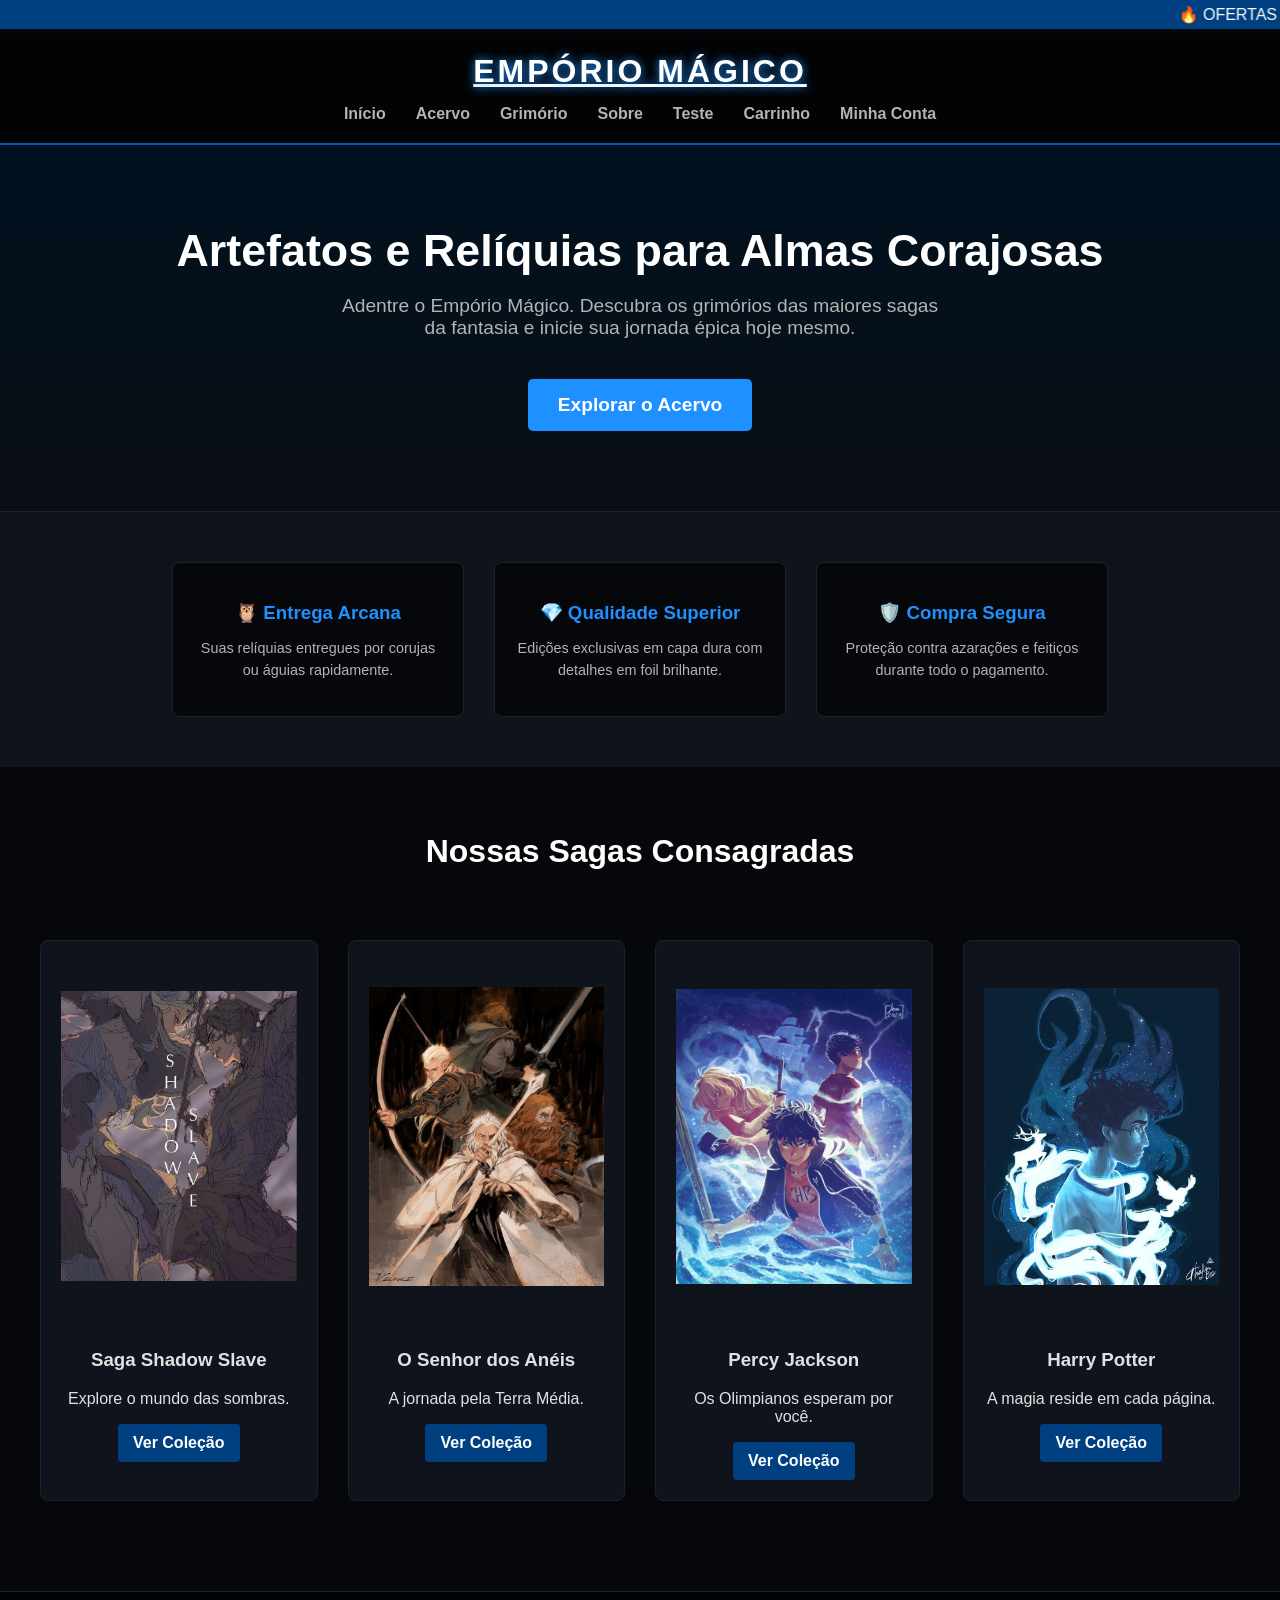
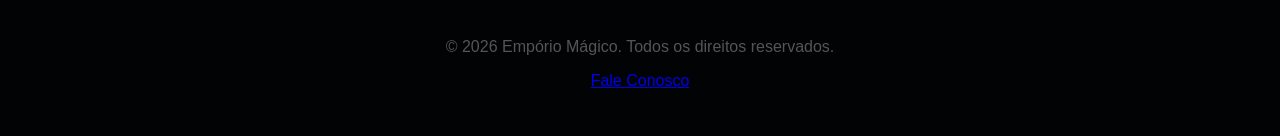
<file: index.html>
<!DOCTYPE html>
<!-- estrutura basica exigida no pdf 2 -->
<html lang="pt-br">
<head>
    <meta charset="utf-8">
    <title>O Grande Salão | Empório Mágico</title>
    <link rel="stylesheet" href="css/style.css">
</head>
<body>

    <!-- tag marquee com bgcolor e tag font face do pdf 3 -->
    <marquee bgcolor="#004080" style="color: white; padding: 5px;">
        <font face="Arial">🔥 OFERTAS DE INVERNO: Livros de Pyromancia com 20% de desconto usando pergaminhos promocionais! 🔥</font>
    </marquee>

    <!-- tag semantica header cobrada no html5 (pdf 8) -->
    <header>
        <div class="logo">
            <!-- tag u (underline) pra formatacao fisica do pdf 3 -->
            <h1><u>Empório Mágico</u></h1>
        </div>
        <!-- tag nav pra menu de navegacao (pdf 8) -->
        <nav>
            <ul>
                <!-- links com href pra navegacao interna (pdf 4) -->
                <li><a href="index.html">Início</a></li>
                <li><a href="html/catalogo.html">Acervo</a></li>
                <li><a href="html/glossario.html">Grimório</a></li>
                <li><a href="html/sobre.html">Sobre</a></li>
                <li><a href="html/teste.html">Teste</a></li>
                <li><a href="html/carrinho.html">Carrinho</a></li>
                <li><a href="html/cadastro.html">Minha Conta</a></li>
            </ul>
        </nav>
    </header>

    <!-- tag main pra englobar o conteudo principal (pdf 8) -->
    <main>
        <!-- tag section dividindo os blocos da pagina (pdf 8) -->
        <section class="hero-banner">
            <div class="hero-conteudo">
                <h2>Artefatos e Relíquias para Almas Corajosas</h2>
                <p>Adentre o Empório Mágico. Descubra os grimórios das maiores sagas da fantasia e inicie sua jornada épica hoje mesmo.</p>
                <a href="html/catalogo.html" class="botao-hero">Explorar o Acervo</a>
            </div>
        </section>

        <section class="diferenciais">
            <div class="beneficio">
                <h3>🦉 Entrega Arcana</h3>
                <p>Suas relíquias entregues por corujas ou águias rapidamente.</p>
            </div>
            <div class="beneficio">
                <h3>💎 Qualidade Superior</h3>
                <p>Edições exclusivas em capa dura com detalhes em foil brilhante.</p>
            </div>
            <div class="beneficio">
                <h3>🛡️ Compra Segura</h3>
                <p>Proteção contra azarações e feitiços durante todo o pagamento.</p>
            </div>
        </section>

        <section class="destaques">
            <h2 class="titulo-secao">Nossas Sagas Consagradas</h2>
            
            <div class="grid-sagas">
                <div class="card-saga">
                    <!-- tag img com atributo alt pra acessibilidade (pdf 4) -->
                    <img src="IMG/SAGAS/SS.jpg" alt="Saga Shadow Slave" class="imagem-placeholder">
                    <h3>Saga Shadow Slave</h3>
                    <p>Explore o mundo das sombras.</p>
                    <!-- uso de ancora no link com a hashtag (pdf 4) -->
                    <a href="html/catalogo.html#shadow-slave" class="botao">Ver Coleção</a>
                </div>

                <div class="card-saga">
                    <img src="IMG/SAGAS/rings saga.jpg" alt="O Senhor dos Anéis" class="imagem-placeholder">
                    <h3>O Senhor dos Anéis</h3>
                    <p>A jornada pela Terra Média.</p>
                    <a href="html/catalogo.html#lord-of-the-rings" class="botao">Ver Coleção</a>
                </div>

                <div class="card-saga">
                    <img src="IMG/SAGAS/percy SAGA.jpg" alt="Saga Percy Jackson" class="imagem-placeholder">
                    <h3>Percy Jackson</h3>
                    <p>Os Olimpianos esperam por você.</p>
                    <a href="html/catalogo.html#percy-jackson" class="botao">Ver Coleção</a>
                </div>

                <div class="card-saga">
                    <img src="IMG/SAGAS/harry  saga.jpg" alt="Saga Harry Potter" class="imagem-placeholder">
                    <h3>Harry Potter</h3>
                    <p>A magia reside em cada página.</p>
                    <a href="html/catalogo.html#harry-potter" class="botao">Ver Coleção</a>
                </div>
            </div>
        </section>
    </main>

    <!-- tag footer do html5 (pdf 8) -->
    <footer>
        <p>&copy; 2026 Empório Mágico. Todos os direitos reservados.</p>
        <p><a href="html/contato.html">Fale Conosco</a></p>
    </footer>

</body>
</html>
</file>
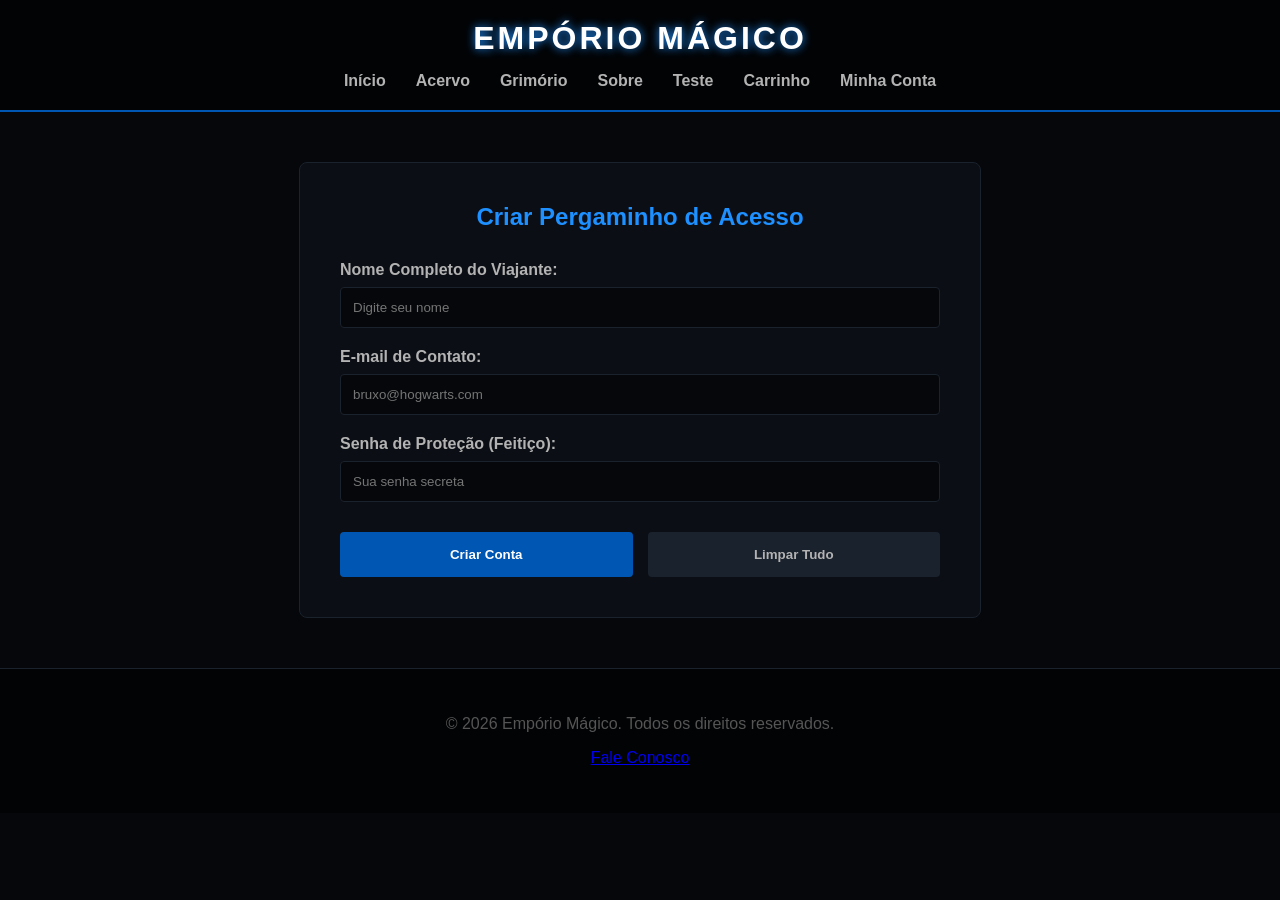
<file: html/cadastro.html>
<!DOCTYPE html>
<html lang="pt-br">
<head>
    <meta charset="utf-8">
    <title>Minha Conta | Empório Mágico</title>
    <link rel="stylesheet" href="../css/style.css">
</head>
<body>

    <header>
        <div class="logo">
            <h1>Empório Mágico</h1>
        </div>
        <nav>
            <ul>
                <li><a href="../index.html">Início</a></li>
                <li><a href="catalogo.html">Acervo</a></li>
                <li><a href="glossario.html">Grimório</a></li>
                <li><a href="sobre.html">Sobre</a></li>
                <li><a href="teste.html">Teste</a></li>
                <li><a href="carrinho.html">Carrinho</a></li>
                <li><a href="cadastro.html">Minha Conta</a></li>
            </ul>
        </nav>
    </header>

    <main class="container-form">
        <h2>Criar Pergaminho de Acesso</h2>
        
        <!-- form basico do pdf 7 -->
        <form action="../index.html" method="get">
            
            <!-- input text padrao pra string -->
            <label>Nome Completo do Viajante:</label>
            <input type="text" name="nome" required placeholder="Digite seu nome">

            <!-- input email q ja faz a validacao automatica do @ (pdf 7) -->
            <label>E-mail de Contato:</label>
            <input type="email" name="email" required placeholder="bruxo@hogwarts.com">

            <!-- input password q oculta os caracteres digitados -->
            <label>Senha de Proteção (Feitiço):</label>
            <input type="password" name="senha" required placeholder="Sua senha secreta">

            <div class="botoes-form">
                <!-- botoes submit e reset q o prof exigiu -->
                <input type="submit" value="Criar Conta">
                <input type="reset" value="Limpar Tudo">
            </div>
        </form>
    </main>

    <footer>
        <p>&copy; 2026 Empório Mágico. Todos os direitos reservados.</p>
        <p><a href="contato.html">Fale Conosco</a></p>
    </footer>

</body>
</html>
</file>
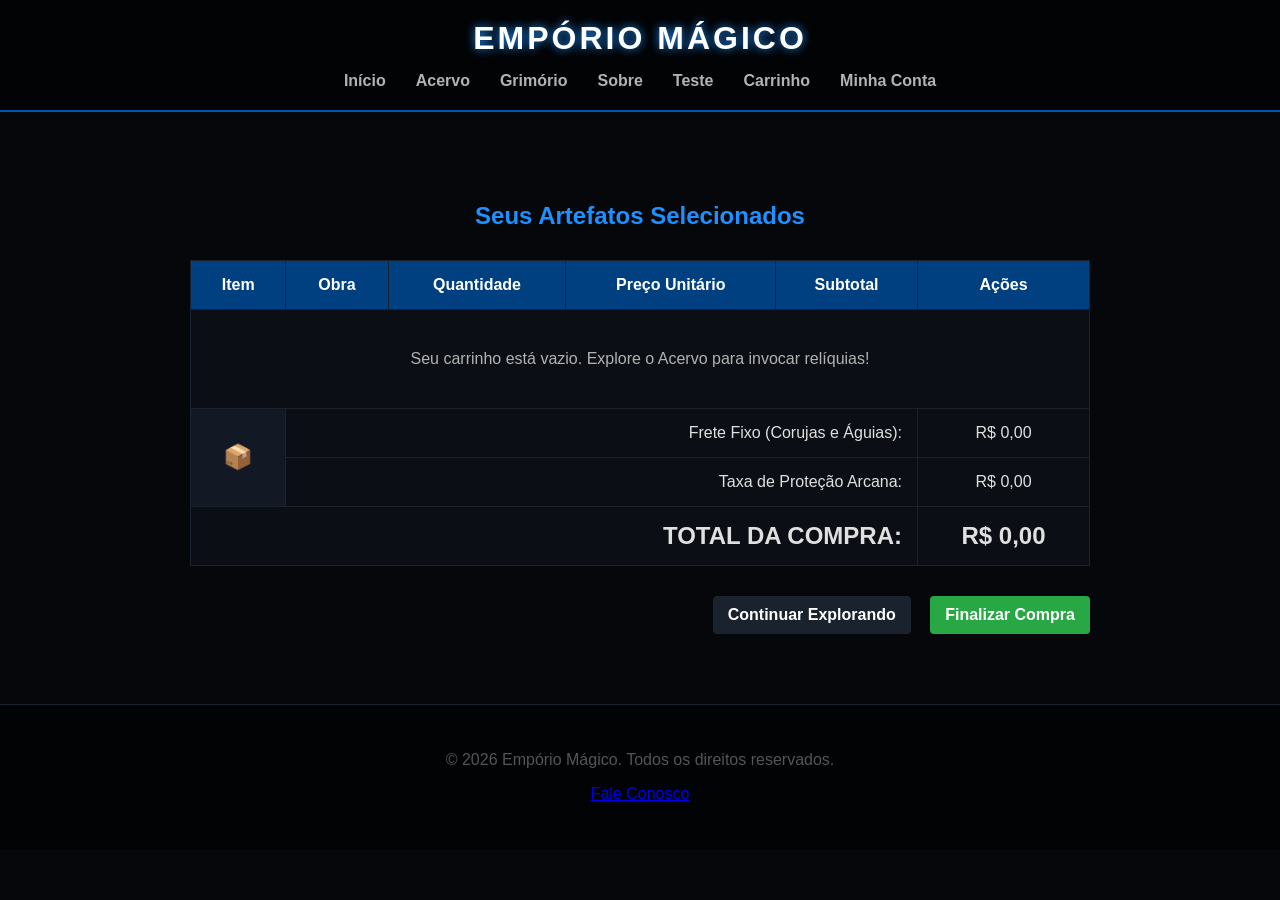
<file: html/carrinho.html>
<!DOCTYPE html>
<html lang="pt-br">
<head>
    <meta charset="utf-8">
    <title>Seu Carrinho | Empório Mágico</title>
    <link rel="stylesheet" href="../css/style.css">
</head>
<body>

    <!-- tag semantica header do pdf 8 -->
    <header>
        <div class="logo">
            <h1>Empório Mágico</h1>
        </div>
        <nav>
            <ul>
                <li><a href="../index.html">Início</a></li>
                <li><a href="catalogo.html">Acervo</a></li>
                <li><a href="glossario.html">Grimório</a></li>
                <li><a href="sobre.html">Sobre</a></li>
                <li><a href="teste.html">Teste</a></li>
                <li><a href="carrinho.html">Carrinho</a></li>
                <li><a href="cadastro.html">Minha Conta</a></li>
            </ul>
        </nav>
    </header>

    <main class="container-carrinho">
        <h2 style="color: #1e90ff; text-align: center; margin-bottom: 30px;">Seus Artefatos Selecionados</h2>

        <!-- inicio da tabela avancada usando os atributos do pdf 6 -->
        <table class="tabela-carrinho" border="1" width="100%">
            <!-- thead para o cabecalho -->
            <thead>
                <tr>
                    <th>Item</th>
                    <th>Obra</th>
                    <th>Quantidade</th>
                    <th>Preço Unitário</th>
                    <th>Subtotal</th>
                    <th>Ações</th>
                </tr>
            </thead>
            
            <!-- tbody para o corpo de dados -->
            <tbody id="corpo-carrinho">
                <!-- conteudo gerado dinamicamente -->
            </tbody>

            <!-- tfoot para o rodape exigido na aula -->
            <tfoot id="rodape-carrinho">
                <tr>
                    <!-- rowspan do pdf 6 pra juntar a caixa em duas linhas verticais -->
                    <td rowspan="2" align="center" valign="middle" style="background-color: #121924; font-size: 24px;">📦</td>
                    <!-- colspan pra juntar as colunas da direita pra caber o texto de frete -->
                    <td colspan="4" align="right" valign="middle">Frete Fixo (Corujas e Águias):</td>
                    <td align="center" valign="middle" id="valor-frete">R$ 0,00</td>
                </tr>
                <tr>
                    <td colspan="4" align="right" valign="middle">Taxa de Proteção Arcana:</td>
                    <td align="center" valign="middle" id="valor-taxa">R$ 0,00</td>
                </tr>
                <tr>
                    <td colspan="5" align="right" class="total-carrinho">TOTAL DA COMPRA:</td>
                    <td align="center" class="total-carrinho" id="total-compra">R$ 0,00</td>
                </tr>
            </tfoot>
        </table>

        <div style="text-align: right; margin-top: 30px;">
            <a href="catalogo.html" class="botao" style="background-color: #1a222d; margin-right: 15px;">Continuar Explorando</a>
            <a href="pagamento.html" class="botao" style="background-color: #28a745;" onclick="verificarCheckout(event)">Finalizar Compra</a>
        </div>
    </main>

    <!-- tag semantica footer do pdf 8 -->
    <footer>
        <p>&copy; 2026 Empório Mágico. Todos os direitos reservados.</p>
        <p><a href="contato.html">Fale Conosco</a></p>
    </footer>

    <script src="../js/script.js"></script>
</body>
</html>
</file>
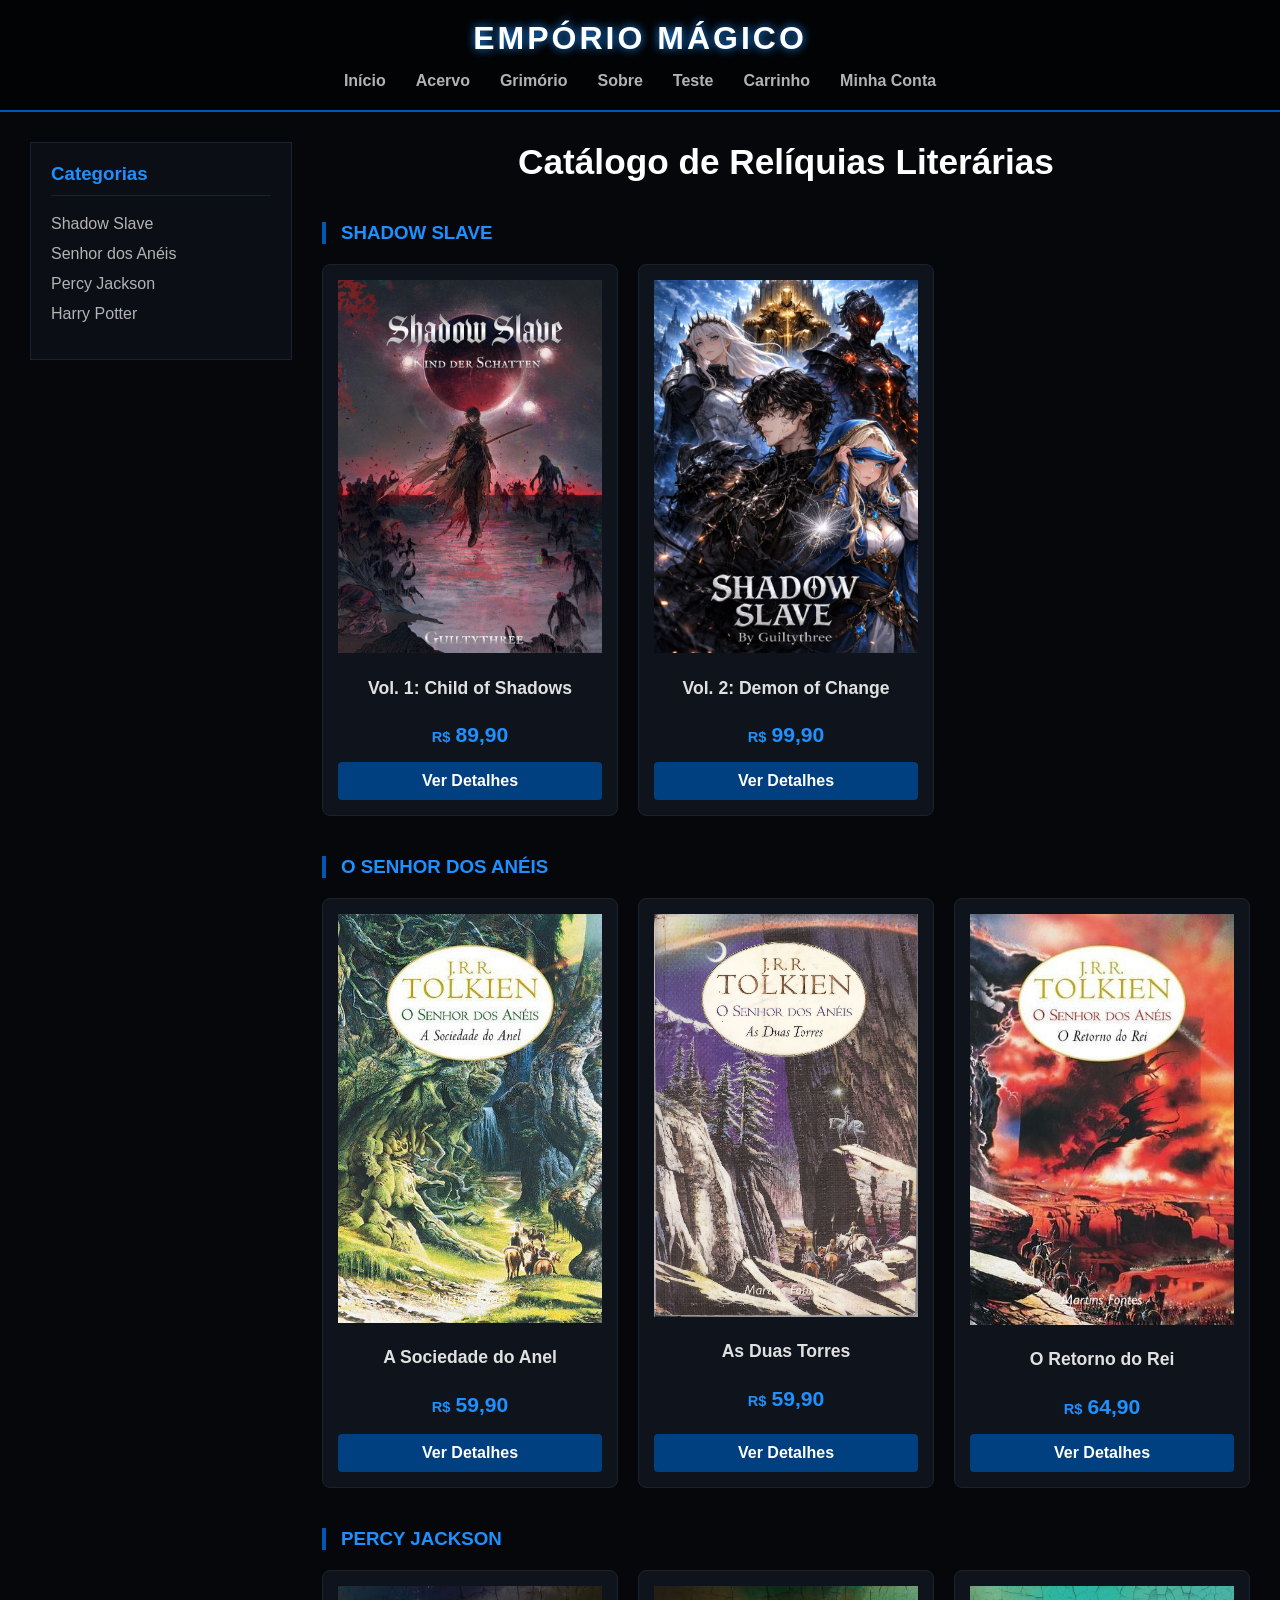
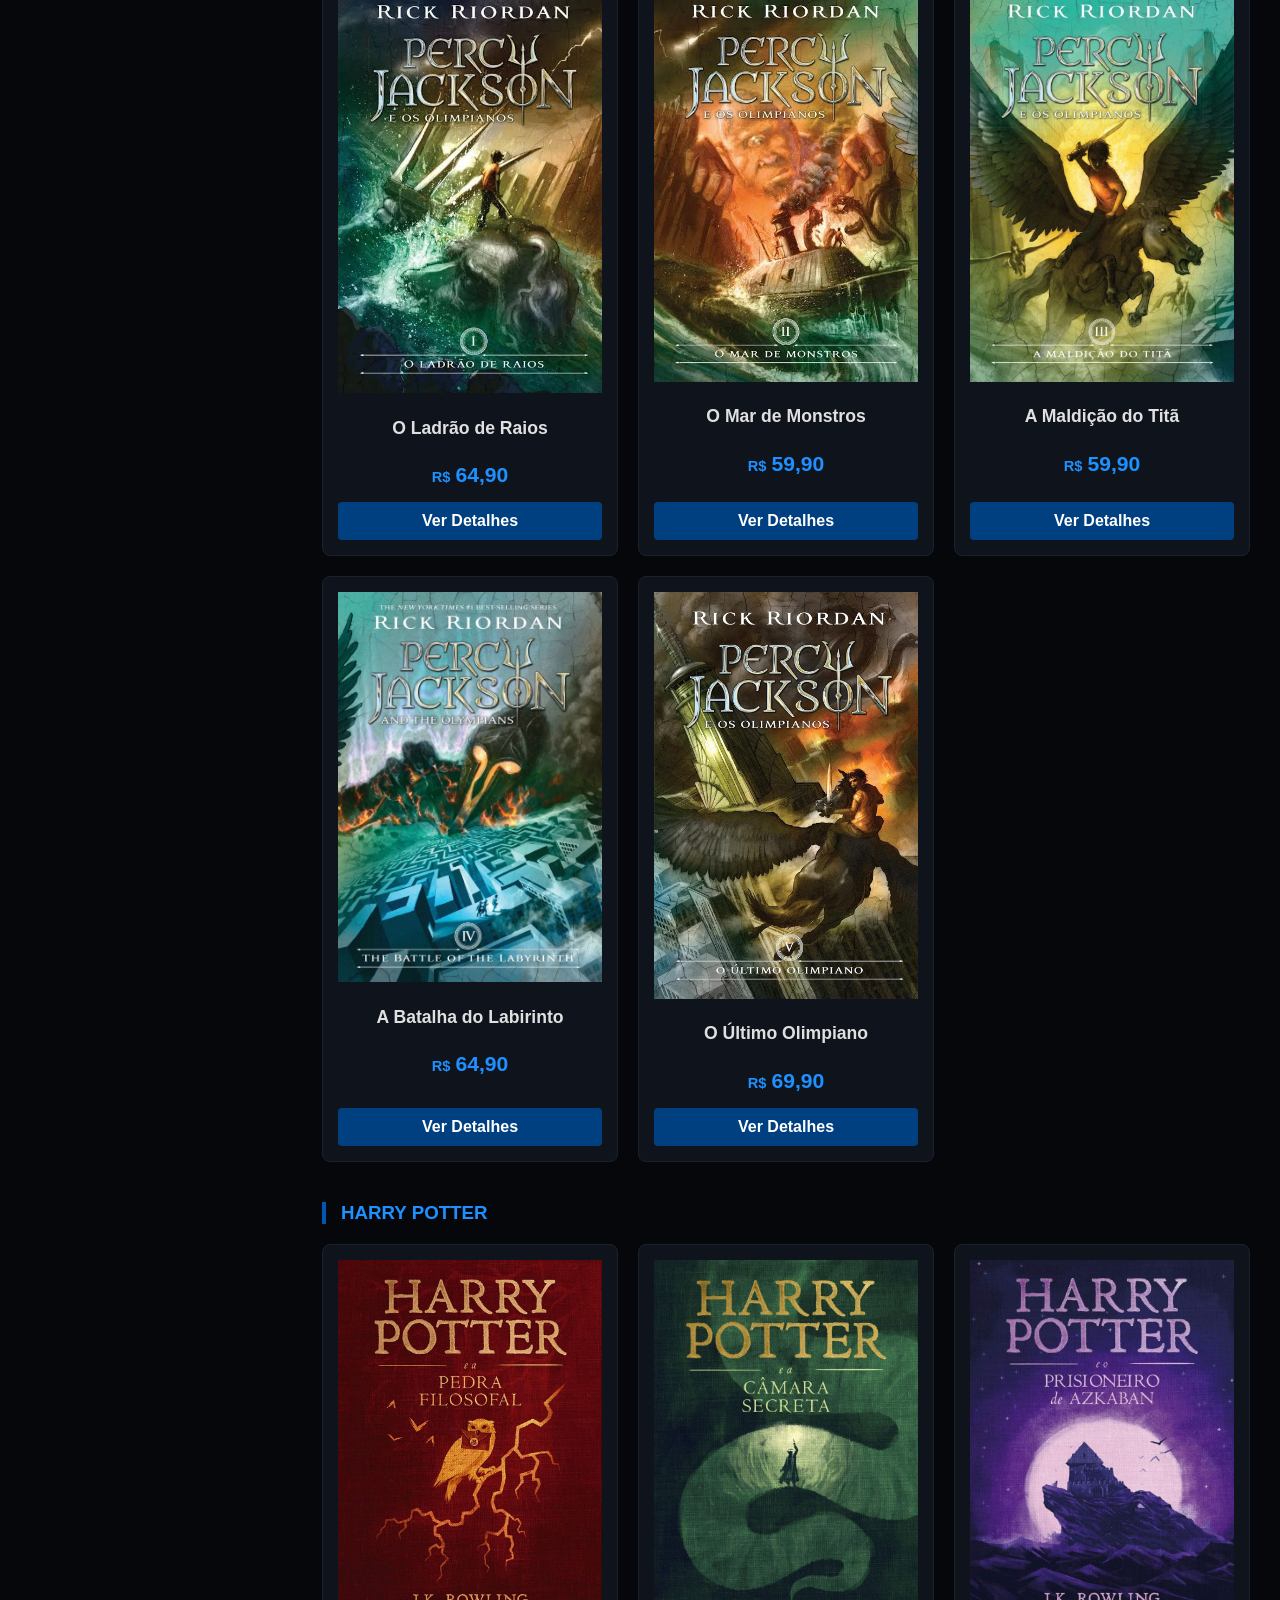
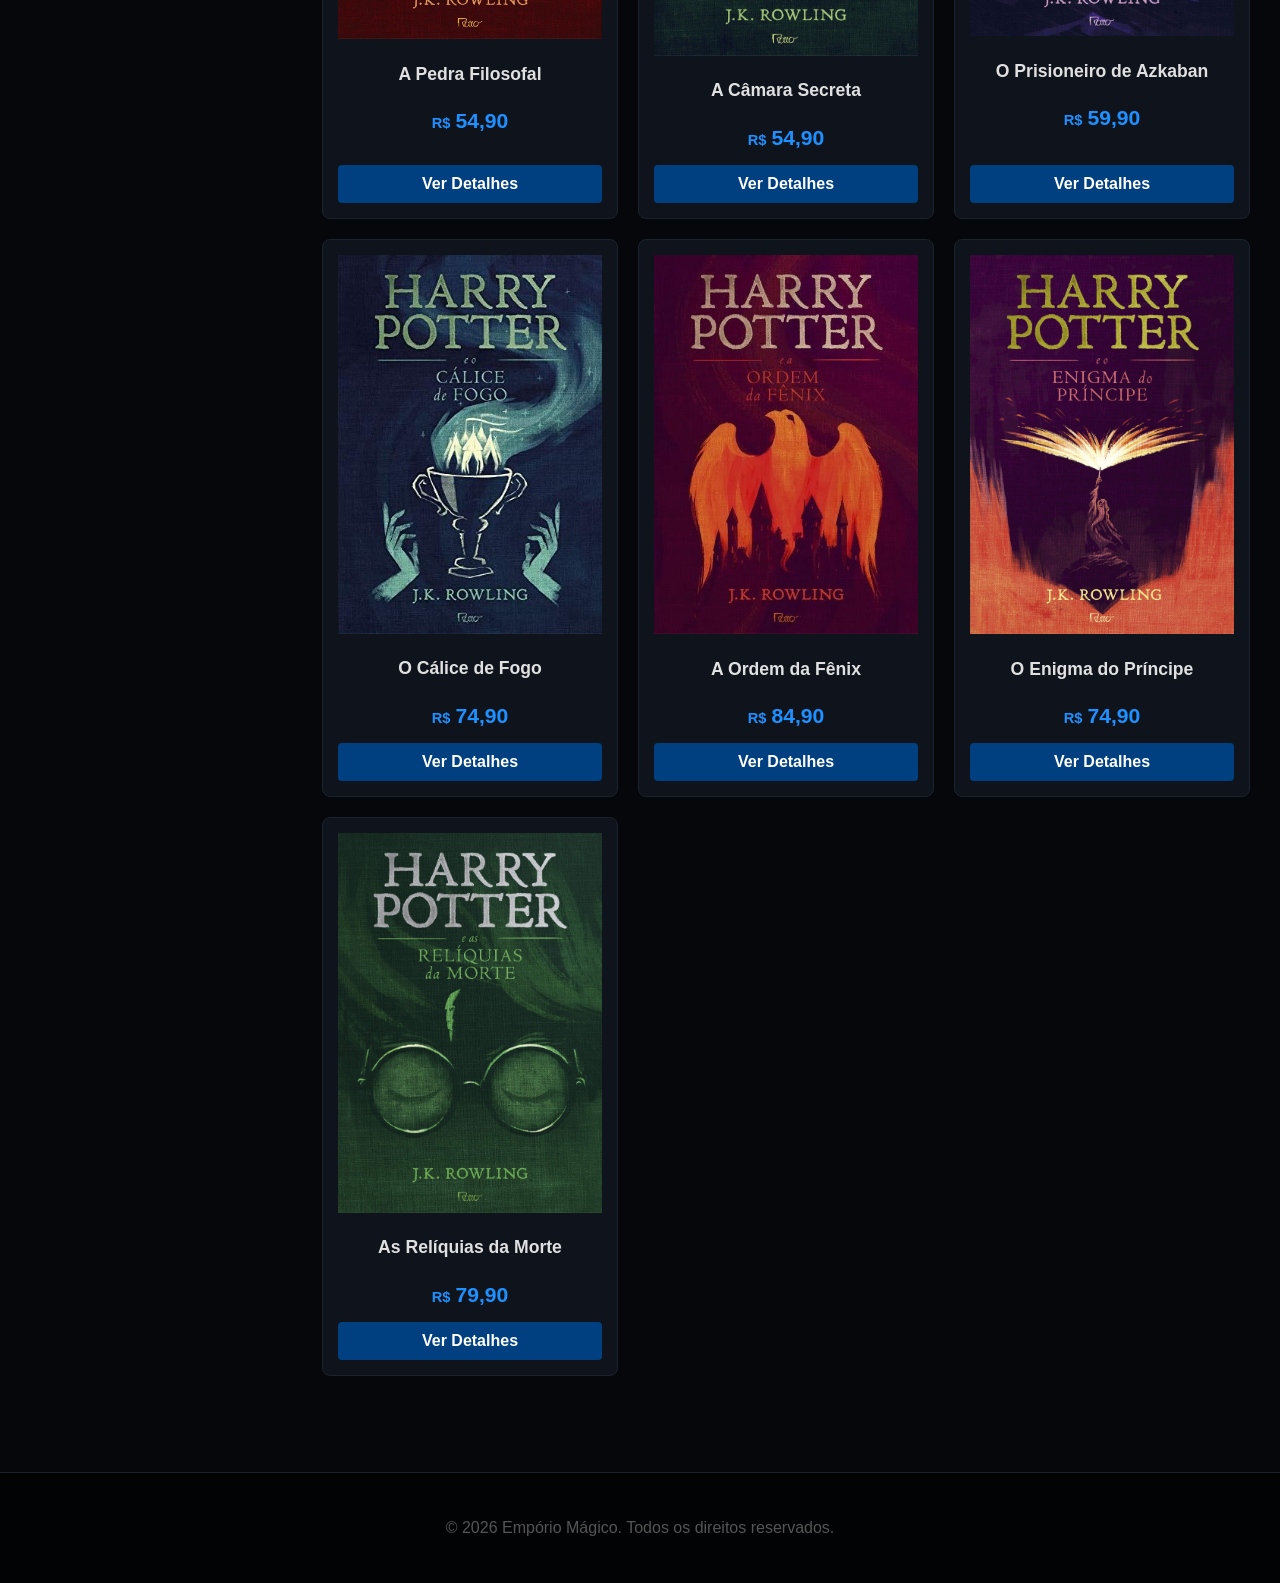
<file: html/catalogo.html>
<!DOCTYPE html>
<html lang="pt-br">
<head>
    <meta charset="utf-8">
    <title>O Acervo | Empório Mágico</title>
    <link rel="stylesheet" href="../css/style.css">
</head>
<body>

    <header>
        <div class="logo">
            <h1>Empório Mágico</h1>
        </div>
        <nav>
            <ul>
                <li><a href="../index.html">Início</a></li>
                <li><a href="catalogo.html">Acervo</a></li>
                <li><a href="glossario.html">Grimório</a></li>
                <li><a href="sobre.html">Sobre</a></li>
                <li><a href="teste.html">Teste</a></li>
                <li><a href="carrinho.html">Carrinho</a></li>
                <li><a href="cadastro.html">Minha Conta</a></li>
            </ul>
        </nav>
    </header>

    <main class="layout-acervo">
        <!-- tag aside do html5 pra fazer a barra lateral (pdf 8) -->
        <aside class="categorias">
            <h3>Categorias</h3>
            <!-- lista nao ordenada padrao ensinada no pdf 5 -->
            <ul>
                <!-- tag a com href pra linkar as sessoes (pdf 4) -->
                <li><a href="#shadow-slave">Shadow Slave</a></li>
                <li><a href="#lord-of-the-rings">Senhor dos Anéis</a></li>
                <li><a href="#percy-jackson">Percy Jackson</a></li>
                <li><a href="#harry-potter">Harry Potter</a></li>
            </ul>
        </aside>

        <!-- tag section dividindo os temas, cobrada no pdf 8 -->
        <section class="vitrine-catalogo">
            <!-- atributo de alinhamento antigo exigido nas primeiras aulas -->
            <div align="center">
                <h2>Catálogo de Relíquias Literárias</h2>
            </div>

            <h3 id="shadow-slave" class="titulo-saga">Shadow Slave</h3>
            <ul class="lista-produtos">
                <li class="card-produto">
                    <img src="../IMG/livros/SS-book1.jpg" alt="Capa SS 1">
                    <h4>Vol. 1: Child of Shadows</h4>
                    <p class="preco"><small>R$</small> <big>89,90</big></p>
                    <a href="produto.html?id=ss1" class="botao">Ver Detalhes</a>
                </li>
                <li class="card-produto">
                    <img src="../IMG/livros/SS-book2.jpg" alt="Capa SS 2">
                    <h4>Vol. 2: Demon of Change</h4>
                    <p class="preco"><small>R$</small> <big>99,90</big></p>
                    <a href="produto.html?id=ss2" class="botao">Ver Detalhes</a>
                </li>
            </ul>

            <h3 id="lord-of-the-rings" class="titulo-saga">O Senhor dos Anéis</h3>
            <ul class="lista-produtos">
                <li class="card-produto">
                    <img src="../IMG/livros/rings-book1.jpg" alt="Capa LOTR 1">
                    <h4>A Sociedade do Anel</h4>
                    <p class="preco"><small>R$</small> <big>59,90</big></p>
                    <a href="produto.html?id=lotr1" class="botao">Ver Detalhes</a>
                </li>
                <li class="card-produto">
                    <img src="../IMG/livros/rings-book2.jpg" alt="Capa LOTR 2">
                    <h4>As Duas Torres</h4>
                    <p class="preco"><small>R$</small> <big>59,90</big></p>
                    <a href="produto.html?id=lotr2" class="botao">Ver Detalhes</a>
                </li>
                <li class="card-produto">
                    <img src="../IMG/livros/rings-book3.jpg" alt="Capa LOTR 3">
                    <h4>O Retorno do Rei</h4>
                    <p class="preco"><small>R$</small> <big>64,90</big></p>
                    <a href="produto.html?id=lotr3" class="botao">Ver Detalhes</a>
                </li>
            </ul>

            <h3 id="percy-jackson" class="titulo-saga">Percy Jackson</h3>
            <ul class="lista-produtos">
                <li class="card-produto">
                    <img src="../IMG/livros/percy-book1.jpg" alt="Capa PJ 1">
                    <h4>O Ladrão de Raios</h4>
                    <p class="preco"><small>R$</small> <big>64,90</big></p>
                    <a href="produto.html?id=pj1" class="botao">Ver Detalhes</a>
                </li>
                <li class="card-produto">
                    <img src="../IMG/livros/percy-book2.jpg" alt="Capa PJ 2">
                    <h4>O Mar de Monstros</h4>
                    <p class="preco"><small>R$</small> <big>59,90</big></p>
                    <a href="produto.html?id=pj2" class="botao">Ver Detalhes</a>
                </li>
                <li class="card-produto">
                    <img src="../IMG/livros/percy-book3.jpg" alt="Capa PJ 3">
                    <h4>A Maldição do Titã</h4>
                    <p class="preco"><small>R$</small> <big>59,90</big></p>
                    <a href="produto.html?id=pj3" class="botao">Ver Detalhes</a>
                </li>
                <li class="card-produto">
                    <img src="../IMG/livros/percy-book4.jpg" alt="Capa PJ 4">
                    <h4>A Batalha do Labirinto</h4>
                    <p class="preco"><small>R$</small> <big>64,90</big></p>
                    <a href="produto.html?id=pj4" class="botao">Ver Detalhes</a>
                </li>
                <li class="card-produto">
                    <img src="../IMG/livros/percy-book5.jpg" alt="Capa PJ 5">
                    <h4>O Último Olimpiano</h4>
                    <p class="preco"><small>R$</small> <big>69,90</big></p>
                    <a href="produto.html?id=pj5" class="botao">Ver Detalhes</a>
                </li>
            </ul>

            <h3 id="harry-potter" class="titulo-saga">Harry Potter</h3>
            <ul class="lista-produtos">
                <li class="card-produto">
                    <img src="../IMG/livros/harry-book1.jpg" alt="Capa HP 1">
                    <h4>A Pedra Filosofal</h4>
                    <p class="preco"><small>R$</small> <big>54,90</big></p>
                    <a href="produto.html?id=hp1" class="botao">Ver Detalhes</a>
                </li>
                <li class="card-produto">
                    <img src="../IMG/livros/harry-book2.jpg" alt="Capa HP 2">
                    <h4>A Câmara Secreta</h4>
                    <p class="preco"><small>R$</small> <big>54,90</big></p>
                    <a href="produto.html?id=hp2" class="botao">Ver Detalhes</a>
                </li>
                <li class="card-produto">
                    <img src="../IMG/livros/harry-book3.jpg" alt="Capa HP 3">
                    <h4>O Prisioneiro de Azkaban</h4>
                    <p class="preco"><small>R$</small> <big>59,90</big></p>
                    <a href="produto.html?id=hp3" class="botao">Ver Detalhes</a>
                </li>
                <li class="card-produto">
                    <img src="../IMG/livros/harry-book4.jpg" alt="Capa HP 4">
                    <h4>O Cálice de Fogo</h4>
                    <p class="preco"><small>R$</small> <big>74,90</big></p>
                    <a href="produto.html?id=hp4" class="botao">Ver Detalhes</a>
                </li>
                <li class="card-produto">
                    <img src="../IMG/livros/harry-book5.jpg" alt="Capa HP 5">
                    <h4>A Ordem da Fênix</h4>
                    <p class="preco"><small>R$</small> <big>84,90</big></p>
                    <a href="produto.html?id=hp5" class="botao">Ver Detalhes</a>
                </li>
                <li class="card-produto">
                    <img src="../IMG/livros/harry-book6.jpg" alt="Capa HP 6">
                    <h4>O Enigma do Príncipe</h4>
                    <p class="preco"><small>R$</small> <big>74,90</big></p>
                    <a href="produto.html?id=hp6" class="botao">Ver Detalhes</a>
                </li>
                <li class="card-produto">
                    <img src="../IMG/livros/harry-book7.jpg" alt="Capa HP 7">
                    <h4>As Relíquias da Morte</h4>
                    <p class="preco"><small>R$</small> <big>79,90</big></p>
                    <a href="produto.html?id=hp7" class="botao">Ver Detalhes</a>
                </li>
            </ul>
        </section>
    </main>

    <footer>
        <p>&copy; 2026 Empório Mágico. Todos os direitos reservados.</p>
    </footer>

</body> 
</html>
</file>
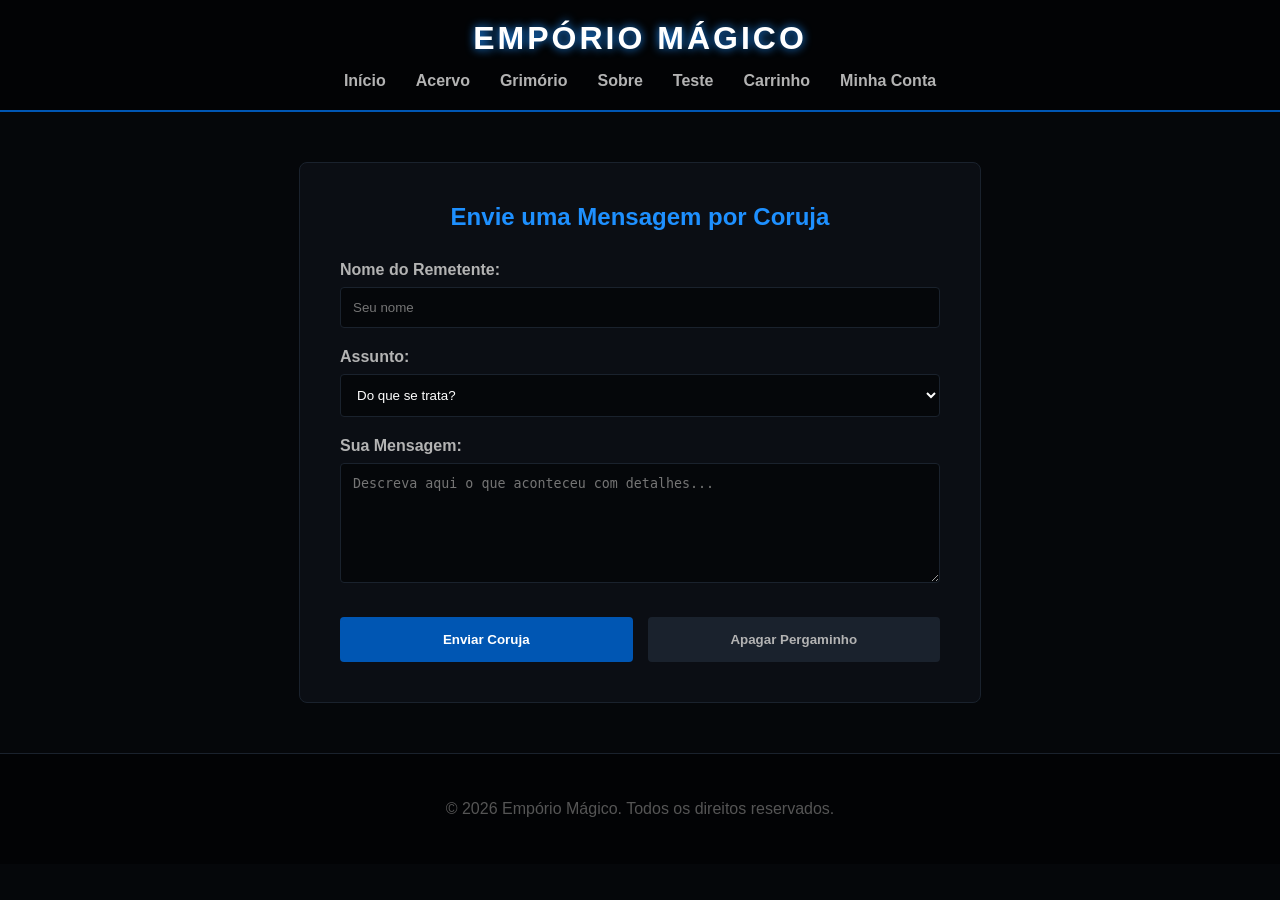
<file: html/contato.html>
<!DOCTYPE html>
<html lang="pt-br">
<head>
    <meta charset="utf-8">
    <title>Fale Conosco | Empório Mágico</title>
    <link rel="stylesheet" href="../css/style.css">
</head>
<body>

    <header>
        <div class="logo">
            <h1>Empório Mágico</h1>
        </div>
        <nav>
            <ul>
                <li><a href="../index.html">Início</a></li>
                <li><a href="catalogo.html">Acervo</a></li>
                <li><a href="glossario.html">Grimório</a></li>
                <li><a href="sobre.html">Sobre</a></li>
                <li><a href="teste.html">Teste</a></li>
                <li><a href="carrinho.html">Carrinho</a></li>
                <li><a href="cadastro.html">Minha Conta</a></li>
            </ul>
        </nav>
    </header>

    <main class="container-form">
        <h2>Envie uma Mensagem por Coruja</h2>
        
        <form action="../index.html" method="get">
            <label>Nome do Remetente:</label>
            <input type="text" name="nome" required placeholder="Seu nome">

            <label>Assunto:</label>
            <!-- mais um select pra garantir q o avaliador veja q a gnt domina formulários -->
            <select name="assunto" required>
                <option value="">Do que se trata?</option>
                <option value="duvida">Dúvida sobre um Feitiço/Livro</option>
                <option value="entrega">Atraso do Corvo de Entrega</option>
                <option value="devolucao">O Livro Tentou me Morder (Devolução)</option>
            </select>

            <!-- tag textarea pra campos longos q n cabem no input text normal -->
            <label>Sua Mensagem:</label>
            <textarea name="mensagem" required placeholder="Descreva aqui o que aconteceu com detalhes..."></textarea>

            <div class="botoes-form">
                <!-- botoes combinados de submeter e resetar o form -->
                <input type="submit" value="Enviar Coruja">
                <input type="reset" value="Apagar Pergaminho">
            </div>
        </form>
    </main>

    <footer>
        <p>&copy; 2026 Empório Mágico. Todos os direitos reservados.</p>
    </footer>

</body>
</html>
</file>
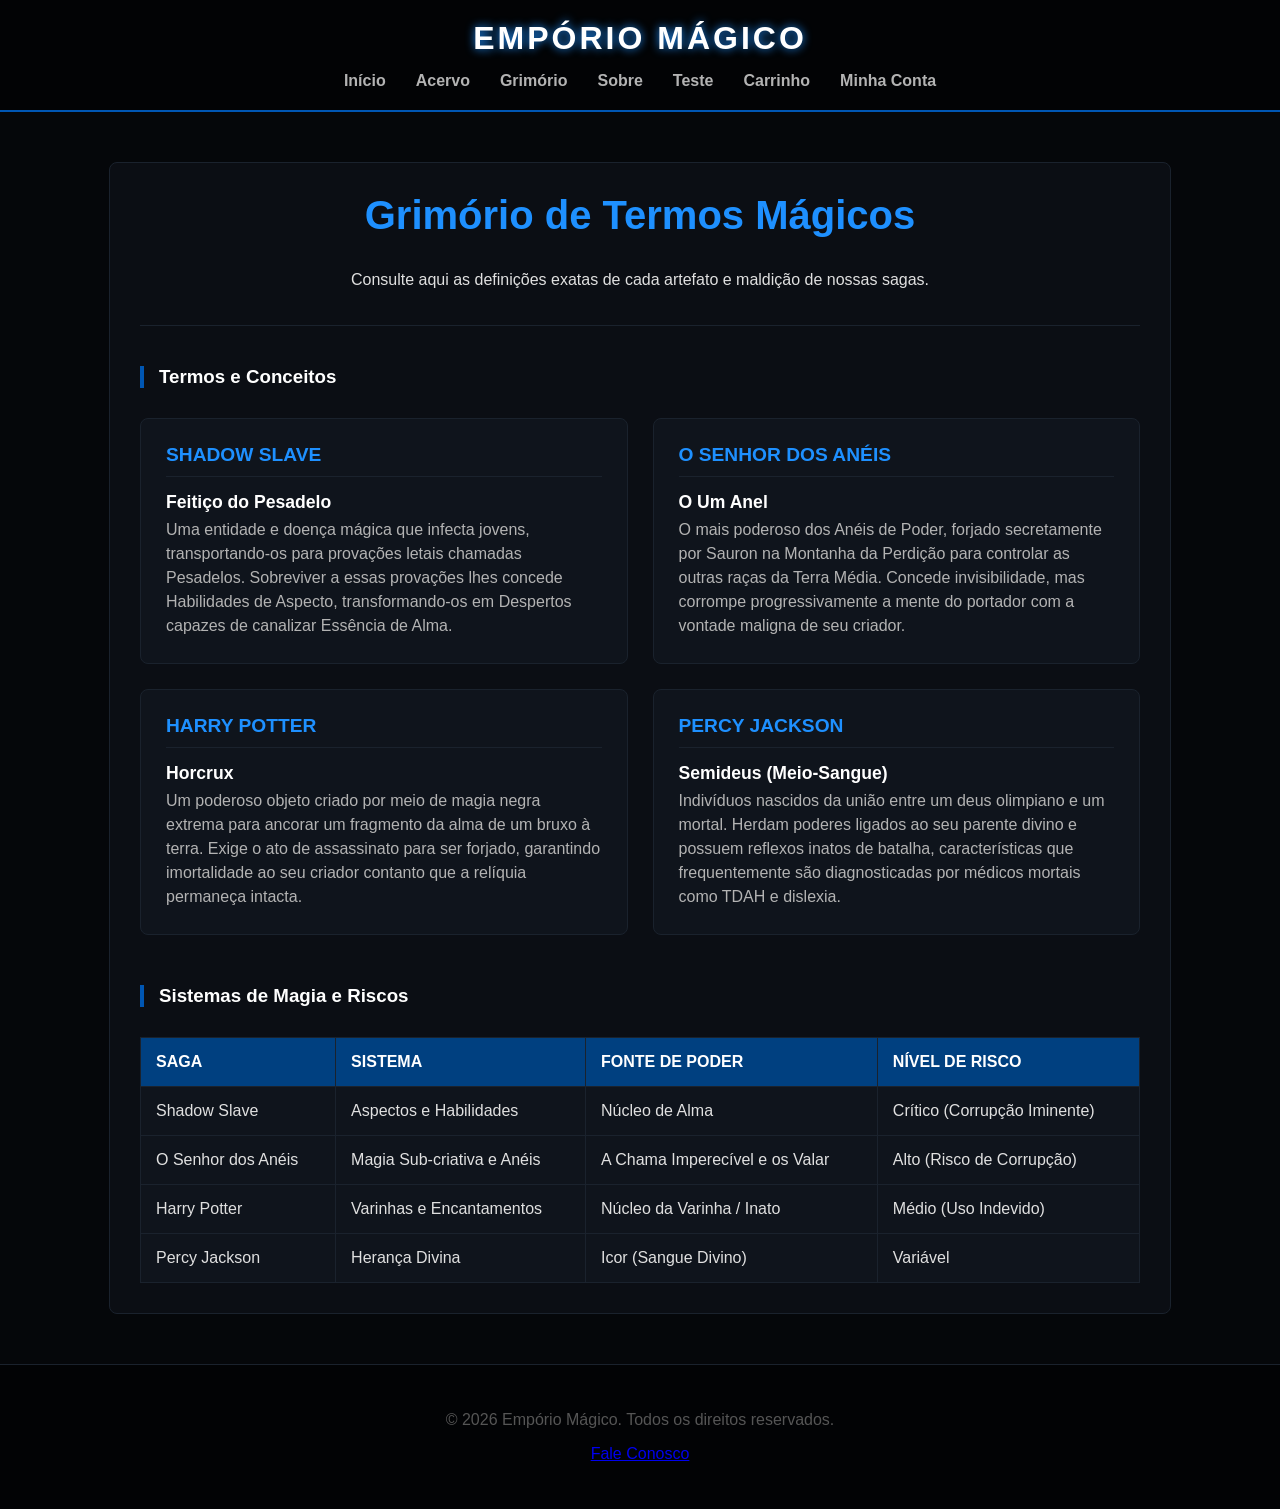
<file: html/glossario.html>
<!DOCTYPE html>
<html lang="pt-br">
<head>
    <meta charset="utf-8">
    <title>Grimório de Sabedoria | Empório Mágico</title>
    <link rel="stylesheet" href="../css/style.css">
</head>
<body>

    <header>
        <div class="logo">
            <h1>Empório Mágico</h1>
        </div>
        <nav>
            <ul>
                <li><a href="../index.html">Início</a></li>
                <li><a href="catalogo.html">Acervo</a></li>
                <li><a href="glossario.html">Grimório</a></li>
                <li><a href="sobre.html">Sobre</a></li>
                <li><a href="teste.html">Teste</a></li>
                <li><a href="carrinho.html">Carrinho</a></li>
                <li><a href="cadastro.html">Minha Conta</a></li>
            </ul>
        </nav>
    </header>

    <main class="container-glossario">
        <section class="introducao-glossario">
            <h2>Grimório de Termos Mágicos</h2>
            <p>Consulte aqui as definições exatas de cada artefato e maldição de nossas sagas.</p>
        </section>

        <section class="termos-magicos">
            <h3>Termos e Conceitos</h3>
            
            <!-- tag dl, dt e dd pra criar lista de definicao q o prof exigiu no pdf 5 -->
            <dl class="lista-definicao grid-glossario">
                
                <div class="card-termo">
                    <h4 class="titulo-saga-termo">Shadow Slave</h4>
                    <dt>Feitiço do Pesadelo</dt>
                    <dd>Uma entidade e doença mágica que infecta jovens, transportando-os para provações letais chamadas Pesadelos. Sobreviver a essas provações lhes concede Habilidades de Aspecto, transformando-os em Despertos capazes de canalizar Essência de Alma.</dd>
                </div>

                <div class="card-termo">
                    <h4 class="titulo-saga-termo">O Senhor dos Anéis</h4>
                    <dt>O Um Anel</dt>
                    <dd>O mais poderoso dos Anéis de Poder, forjado secretamente por Sauron na Montanha da Perdição para controlar as outras raças da Terra Média. Concede invisibilidade, mas corrompe progressivamente a mente do portador com a vontade maligna de seu criador.</dd>
                </div>

                <div class="card-termo">
                    <h4 class="titulo-saga-termo">Harry Potter</h4>
                    <dt>Horcrux</dt>
                    <dd>Um poderoso objeto criado por meio de magia negra extrema para ancorar um fragmento da alma de um bruxo à terra. Exige o ato de assassinato para ser forjado, garantindo imortalidade ao seu criador contanto que a relíquia permaneça intacta.</dd>
                </div>

                <div class="card-termo">
                    <h4 class="titulo-saga-termo">Percy Jackson</h4>
                    <dt>Semideus (Meio-Sangue)</dt>
                    <dd>Indivíduos nascidos da união entre um deus olimpiano e um mortal. Herdam poderes ligados ao seu parente divino e possuem reflexos inatos de batalha, características que frequentemente são diagnosticadas por médicos mortais como TDAH e dislexia.</dd>
                </div>

            </dl>
        </section>

        <section class="tabela-sistemas">
            <h3>Sistemas de Magia e Riscos</h3>
            <!-- tabela de dados basica do pdf 6 com border e width -->
            <table class="tabela-magia" border="1" width="100%">
                <thead>
                    <tr>
                        <th>Saga</th>
                        <th>Sistema</th>
                        <th>Fonte de Poder</th>
                        <th>Nível de Risco</th>
                    </tr>
                </thead>
                <tbody>
                    <tr>
                        <!-- atributos align e valign pra formatacao exigida no pdf 6 -->
                        <td align="center" valign="middle">Shadow Slave</td>
                        <td>Aspectos e Habilidades</td>
                        <td>Núcleo de Alma</td>
                        <td class="risco-alto">Crítico (Corrupção Iminente)</td>
                    </tr>
                    <tr>
                        <td align="center" valign="middle">O Senhor dos Anéis</td>
                        <td>Magia Sub-criativa e Anéis</td>
                        <td>A Chama Imperecível e os Valar</td>
                        <td class="risco-alto">Alto (Risco de Corrupção)</td>
                    </tr>
                    <tr>
                        <td align="center" valign="middle">Harry Potter</td>
                        <td>Varinhas e Encantamentos</td>
                        <td>Núcleo da Varinha / Inato</td>
                        <td class="risco-medio">Médio (Uso Indevido)</td>
                    </tr>
                    <tr>
                        <td align="center" valign="middle">Percy Jackson</td>
                        <td>Herança Divina</td>
                        <td>Icor (Sangue Divino)</td>
                        <td class="risco-medio">Variável</td>
                    </tr>
                </tbody>
            </table>
        </section>
    </main>

    <footer>
        <p>&copy; 2026 Empório Mágico. Todos os direitos reservados.</p>
        <p><a href="contato.html">Fale Conosco</a></p>
    </footer>

</body>
</html>
</file>
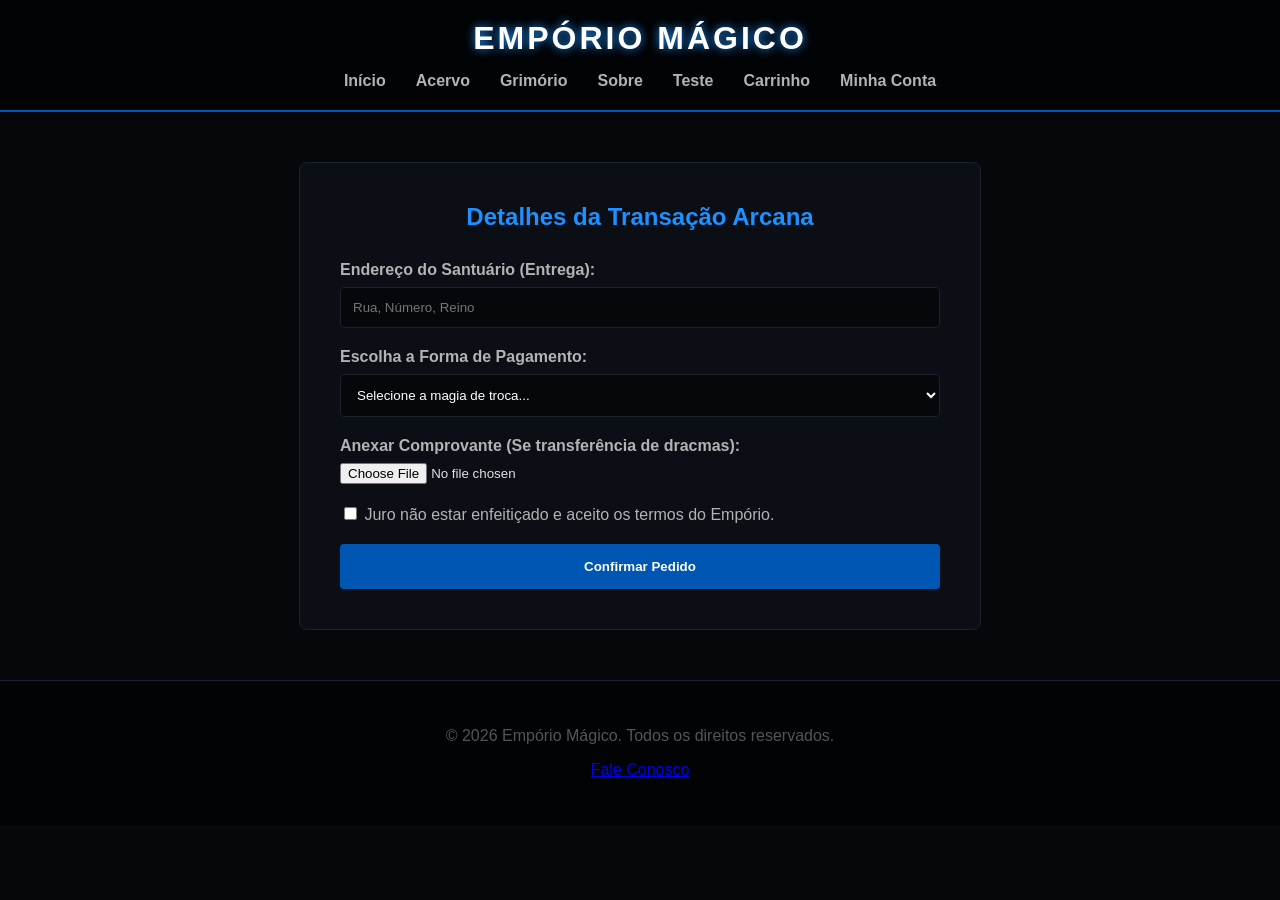
<file: html/pagamento.html>
<!DOCTYPE html>
<html lang="pt-br">
<head>
    <meta charset="utf-8">
    <title>Finalizar Invocação | Empório Mágico</title>
    <link rel="stylesheet" href="../css/style.css">
</head>
<body>

    <header>
        <div class="logo">
            <h1>Empório Mágico</h1>
        </div>
        <nav>
            <ul>
                <li><a href="../index.html">Início</a></li>
                <li><a href="catalogo.html">Acervo</a></li>
                <li><a href="glossario.html">Grimório</a></li>
                <li><a href="sobre.html">Sobre</a></li>
                <li><a href="teste.html">Teste</a></li>
                <li><a href="carrinho.html">Carrinho</a></li>
                <li><a href="cadastro.html">Minha Conta</a></li>
            </ul>
        </nav>
    </header>

    <main class="container-form">
        <h2>Detalhes da Transação Arcana</h2>
        
        <form action="../index.html" method="get">
            <label>Endereço do Santuário (Entrega):</label>
            <input type="text" name="endereco" required placeholder="Rua, Número, Reino">

            <!-- tag select com options pro menu suspenso q ele ensinou no pdf 7 -->
            <label>Escolha a Forma de Pagamento:</label>
            <select name="pagamento" required>
                <option value="">Selecione a magia de troca...</option>
                <option value="pix">Transferência Rápida (PIX)</option>
                <option value="cartao">Cartão de Crédito Mágico</option>
                <option value="dracmas">Dracmas de Ouro</option>
            </select>

            <!-- input type file obrigatorio pras notas do form -->
            <label>Anexar Comprovante (Se transferência de dracmas):</label>
            <input type="file" name="comprovante" accept="image/*, .pdf">

            <!-- checkbox extra de termos e condicoes -->
            <div class="opcoes-radio" style="margin-top: 20px;">
                <input type="checkbox" id="termos" required> 
                <label for="termos">Juro não estar enfeitiçado e aceito os termos do Empório.</label>
            </div>

            <div class="botoes-form">
                <!-- ao clicar aqui a gnt limpa a memoria do carrinho pro fluxo fazer sentido (ta la no script) -->
                <input type="submit" value="Confirmar Pedido" onclick="localStorage.removeItem('emporioCarrinho')">
            </div>
        </form>
    </main>

    <footer>
        <p>&copy; 2026 Empório Mágico. Todos os direitos reservados.</p>
        <p><a href="contato.html">Fale Conosco</a></p>
    </footer>

</body>
</html>
</file>
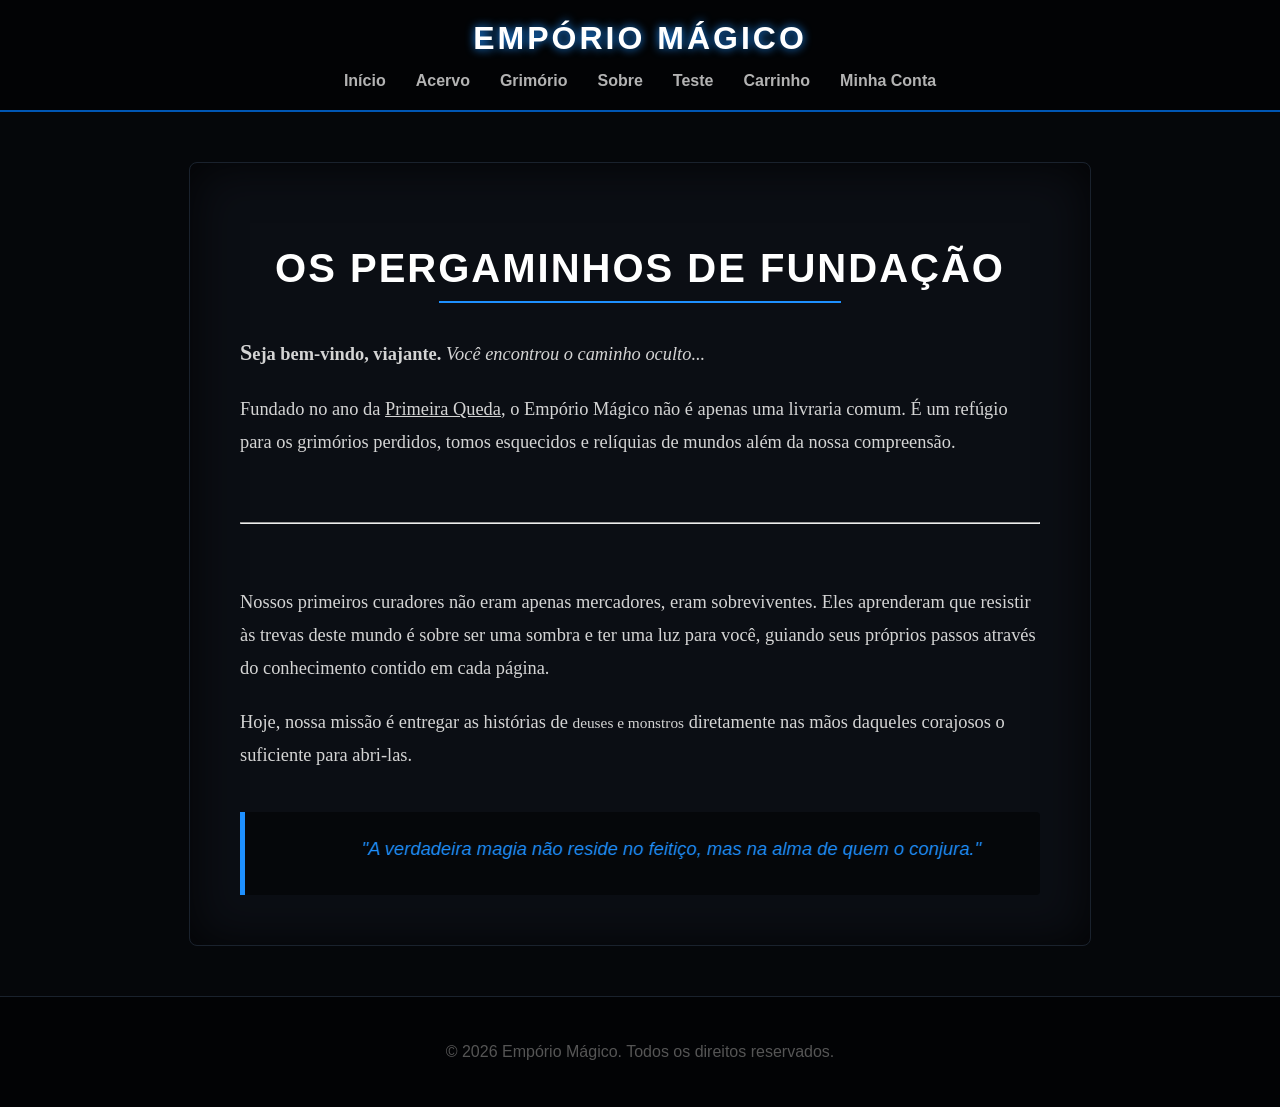
<file: html/sobre.html>
<!DOCTYPE html>
<html lang="pt-br">
<head>
    <meta charset="utf-8">
    <title>A História | Empório Mágico</title>
    <link rel="stylesheet" href="../css/style.css">
</head>
<body>

    <header>
        <div class="logo">
            <h1>Empório Mágico</h1>
        </div>
        <nav>
            <ul>
                <li><a href="../index.html">Início</a></li>
                <li><a href="catalogo.html">Acervo</a></li>
                <li><a href="glossario.html">Grimório</a></li>
                <li><a href="sobre.html">Sobre</a></li>
                <li><a href="teste.html">Teste</a></li>
                <li><a href="carrinho.html">Carrinho</a></li>
                <li><a href="cadastro.html">Minha Conta</a></li>
            </ul>
        </nav>
    </header>

    <main class="container-sobre">
        
        <!-- tag center da aula 4 e hr pro traco horizontal da aula 3 -->
        <center>
            <h2>Os Pergaminhos de Fundação</h2>
            <hr width="50%" color="#1e90ff">
        </center>

        <section class="historia-loja">
            <!-- mudando a fonte via font face direto no html igual o pdf 3 ensinou -->
            <font face="Georgia, serif">
                <!-- varredura de tags fisicas b, i, u, big e small pro print do pdf 3 -->
                <p><b><big>S</big>eja bem-vindo, viajante.</b> <i>Você encontrou o caminho oculto...</i></p>
                
                <p>Fundado no ano da <u>Primeira Queda</u>, o Empório Mágico não é apenas uma livraria comum. É um refúgio para os grimórios perdidos, tomos esquecidos e relíquias de mundos além da nossa compreensão.</p>

                <br><hr><br>

                <p>Nossos primeiros curadores não eram apenas mercadores, eram sobreviventes. Eles aprenderam que resistir às trevas deste mundo é sobre ser uma sombra e ter uma luz para você, guiando seus próprios passos através do conhecimento contido em cada página.</p>

                <p>Hoje, nossa missão é entregar as histórias de <small>deuses e monstros</small> diretamente nas mãos daqueles corajosos o suficiente para abri-las.</p>
            </font>
            
            <div class="citacao-fundador">
                <!-- animacao marquee bem basica da aula 3 -->
                <marquee behavior="alternate" scrollamount="3">
                    <font color="#1e90ff">"A verdadeira magia não reside no feitiço, mas na alma de quem o conjura."</font>
                </marquee>
            </div>
        </section>
    </main>

    <footer>
        <p>&copy; 2026 Empório Mágico. Todos os direitos reservados.</p>
    </footer>

</body>
</html>
</file>
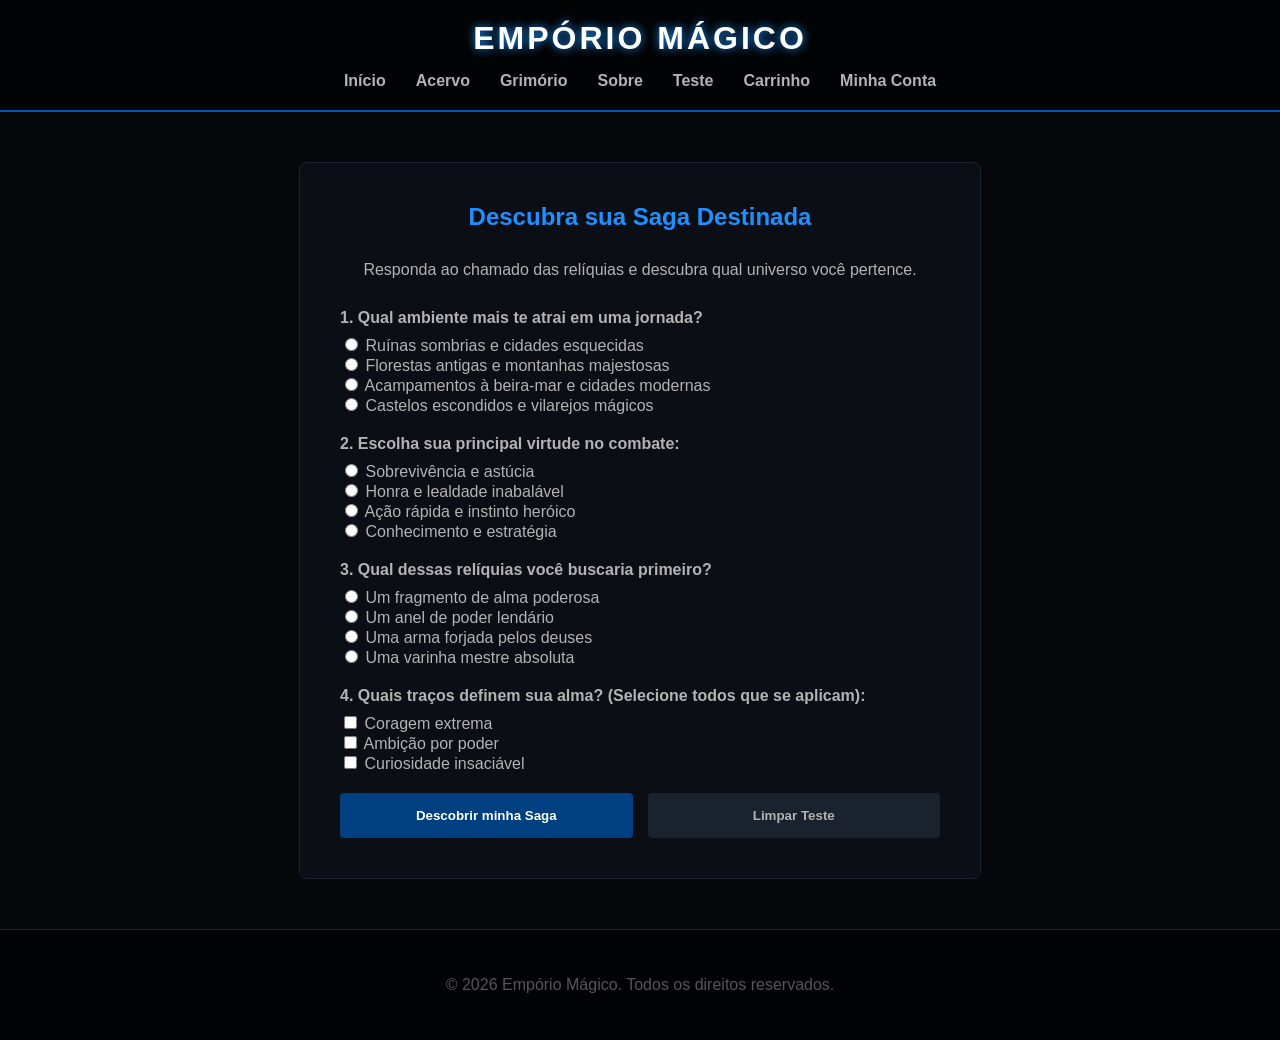
<file: html/teste.html>
<!DOCTYPE html>
<html lang="pt-br">
<head>
    <meta charset="utf-8">
    <title>Teste de Afinidade | Empório Mágico</title>
    <link rel="stylesheet" href="../css/style.css">
</head>
<body>

    <header>
        <div class="logo">
            <h1>Empório Mágico</h1>
        </div>
        <nav>
            <ul>
                <li><a href="../index.html">Início</a></li>
                <li><a href="catalogo.html">Acervo</a></li>
                <li><a href="glossario.html">Grimório</a></li>
                <li><a href="sobre.html">Sobre</a></li>
                <li><a href="teste.html">Teste</a></li>
                <li><a href="carrinho.html">Carrinho</a></li>
                <li><a href="cadastro.html">Minha Conta</a></li>
            </ul>
        </nav>
    </header>

    <main class="container-form">
        <h2>Descubra sua Saga Destinada</h2>
        <p style="text-align: center; color: #b3b3b3; margin-bottom: 30px;">Responda ao chamado das relíquias e descubra qual universo você pertence.</p>

        <!-- comeco do formulario cobrado no pdf 7 -->
        <form id="quiz-magico">
            <div class="pergunta">
                <label>1. Qual ambiente mais te atrai em uma jornada?</label>
                <div class="opcoes-radio">
                    <!-- input type radio pra multipla escolha onde so 1 pode ser selecionada -->
                    <input type="radio" name="p1" value="ss" id="ss1" required> <label for="ss1">Ruínas sombrias e cidades esquecidas</label><br>
                    <input type="radio" name="p1" value="lotr" id="lotr1"> <label for="lotr1">Florestas antigas e montanhas majestosas</label><br>
                    <input type="radio" name="p1" value="pj" id="pj1"> <label for="pj1">Acampamentos à beira-mar e cidades modernas</label><br>
                    <input type="radio" name="p1" value="hp" id="hp1"> <label for="hp1">Castelos escondidos e vilarejos mágicos</label>
                </div>
            </div>

            <div class="pergunta">
                <label>2. Escolha sua principal virtude no combate:</label>
                <div class="opcoes-radio">
                    <input type="radio" name="p2" value="ss" id="ss2" required> <label for="ss2">Sobrevivência e astúcia</label><br>
                    <input type="radio" name="p2" value="lotr" id="lotr2"> <label for="lotr2">Honra e lealdade inabalável</label><br>
                    <input type="radio" name="p2" value="pj" id="pj2"> <label for="pj2">Ação rápida e instinto heróico</label><br>
                    <input type="radio" name="p2" value="hp" id="hp2"> <label for="hp2">Conhecimento e estratégia</label>
                </div>
            </div>

            <div class="pergunta">
                <label>3. Qual dessas relíquias você buscaria primeiro?</label>
                <div class="opcoes-radio">
                    <input type="radio" name="p3" value="ss" id="ss3" required> <label for="ss3">Um fragmento de alma poderosa</label><br>
                    <input type="radio" name="p3" value="lotr" id="lotr3"> <label for="lotr3">Um anel de poder lendário</label><br>
                    <input type="radio" name="p3" value="pj" id="pj3"> <label for="pj3">Uma arma forjada pelos deuses</label><br>
                    <input type="radio" name="p3" value="hp" id="hp3"> <label for="hp3">Uma varinha mestre absoluta</label>
                </div>
            </div>

            <div class="pergunta">
                <label>4. Quais traços definem sua alma? (Selecione todos que se aplicam):</label>
                <div class="opcoes-radio">
                    <!-- input type checkbox pra respostas q permitem marcar mais de uma (pdf 7) -->
                    <input type="checkbox" name="tracos" value="coragem" id="t1"> <label for="t1">Coragem extrema</label><br>
                    <input type="checkbox" name="tracos" value="ambicao" id="t2"> <label for="t2">Ambição por poder</label><br>
                    <input type="checkbox" name="tracos" value="curiosidade" id="t3"> <label for="t3">Curiosidade insaciável</label>
                </div>
            </div>

            <div class="botoes-form">
                <!-- button type button pra disparar o JS e type reset pra limpar os campos da tela toda -->
                <button type="button" class="botao" onclick="processarTeste()">Descobrir minha Saga</button>
                <input type="reset" value="Limpar Teste" class="botao" style="background-color: #1a222d;">
            </div>
        </form>

        <div id="resultado-teste" style="display: none; margin-top: 40px; padding: 20px; border: 2px solid #1e90ff; border-radius: 8px; text-align: center; background-color: #0f141c;">
            <h3 style="color: #1e90ff;">Sua Afinidade é com:</h3>
            <p id="nome-saga" style="font-size: 1.5em; font-weight: bold; margin: 10px 0; color: #ffffff;"></p>
            <p id="desc-saga" style="color: #b3b3b3;"></p>
            <a href="catalogo.html" class="botao" style="margin-top: 20px;">Ver Obras desta Saga</a>
        </div>
    </main>

    <footer>
        <p>&copy; 2026 Empório Mágico. Todos os direitos reservados.</p>
    </footer>

    <script src="../js/script.js"></script>
</body>
</html>
</file>
<file: css/style.css>
/* ========================================================== */
/* CONFIGURAÇÃO GERAL E SEMÂNTICA HTML5 (PDF 8)               */
/* ========================================================== */
body {
    background-color: #05070a;
    color: #e0e0e0;
    font-family: 'Segoe UI', Tahoma, Geneva, Verdana, sans-serif;
    margin: 0;
    padding: 0;
}

/* formatando a tag header exigida no html5 */
header {
    background-color: #020305;
    border-bottom: 2px solid #0056b3;
    padding: 20px;
    text-align: center;
}

header h1 {
    color: #ffffff;
    text-transform: uppercase;
    letter-spacing: 3px;
    margin: 0 0 15px 0;
    text-shadow: 0 0 10px #1e90ff;
}

/* formatando o menu nav do html5 */
nav ul {
    list-style: none;
    padding: 0;
    margin: 0;
    display: inline-flex;
}

nav li {
    margin: 0 15px;
}

nav a {
    text-decoration: none;
    color: #b3b3b3;
    font-weight: bold;
    font-size: 16px;
    transition: 0.3s;
}

nav a:hover {
    color: #1e90ff;
    border-bottom: 2px solid #1e90ff;
}

/* banners da home */
.hero-banner {
    background: linear-gradient(to bottom, #001220, #0b0e14);
    padding: 80px 20px;
    text-align: center;
    border-bottom: 1px solid #1a222d;
}

.hero-conteudo h2 {
    color: #ffffff;
    font-size: 2.8em;
    margin-bottom: 15px;
    margin-top: 0;
}

.hero-conteudo p {
    color: #b3b3b3;
    font-size: 1.2em;
    margin-bottom: 40px;
    max-width: 600px;
    margin-left: auto;
    margin-right: auto;
}

.botao-hero {
    background-color: #1e90ff;
    color: #ffffff;
    padding: 15px 30px;
    text-decoration: none;
    font-size: 1.2em;
    font-weight: bold;
    border-radius: 5px;
    transition: background-color 0.3s, transform 0.3s;
    display: inline-block;
}

.botao-hero:hover {
    background-color: #0056b3;
    transform: scale(1.05);
}

.diferenciais {
    display: flex;
    justify-content: center;
    gap: 30px;
    padding: 50px 20px;
    background-color: #0f141c;
    flex-wrap: wrap; 
}

.beneficio {
    text-align: center;
    max-width: 250px;
    padding: 20px;
    background-color: #05070a;
    border: 1px solid #1a222d;
    border-radius: 8px;
}

.beneficio h3 {
    color: #1e90ff;
    margin-bottom: 10px;
}

.beneficio p {
    color: #b3b3b3;
    font-size: 0.9em;
    line-height: 1.5;
}

.titulo-secao {
    text-align: center;
    font-size: 2em;
    margin-bottom: 40px;
    color: #ffffff;
}

.destaques {
    display: flex;
    justify-content: center;
    gap: 30px;
    padding: 40px 20px;
    flex-wrap: wrap;
}

.grid-sagas {
    display: grid;
    grid-template-columns: repeat(auto-fit, minmax(250px, 1fr));
    gap: 30px;
    padding: 0 20px;
    max-width: 1200px;
    margin: 0 auto;
}

.card-saga {
    background-color: #0f141c; 
    border: 1px solid #1a222d;
    border-radius: 8px;
    padding: 20px;
    text-align: center;
    box-sizing: border-box;
    width: 100%; 
    position: relative; 
    transition: transform 0.3s, box-shadow 0.3s, border-color 0.3s;
}

.card-saga:hover {
    transform: scale(1.05);
    border-color: #1e90ff;
    box-shadow: 0 10px 20px rgba(0, 0, 0, 0.6); 
    z-index: 10; 
}

.card-saga .imagem-placeholder {
    width: 100%;
    height: 350px;
    object-fit: contain;
    margin-bottom: 15px;
}


/* ========================================================== */
/* LAYOUT DO ACERVO E CARDS                                   */
/* ========================================================== */

.layout-acervo {
    display: flex;
    padding: 30px;
    gap: 30px;
    max-width: 1300px;
    margin: 0 auto;
    align-items: flex-start;
}

.categorias {
    width: 220px;
    background-color: #0b0e14;
    padding: 20px;
    border: 1px solid #1a222d;
    height: fit-content;
    position: sticky;
    top: 20px;
    flex-shrink: 0; 
}

.categorias h3 {
    color: #1e90ff;
    border-bottom: 1px solid #1a222d;
    padding-bottom: 10px;
    margin-top: 0;
}

/* listas nao ordenadas padrao do pdf 5 */
.categorias ul {
    list-style: none;
    padding: 0;
}

.categorias li {
    margin-bottom: 12px;
}

.categorias a {
    color: #b3b3b3;
    text-decoration: none;
}

.categorias a:hover {
    color: #ffffff;
    text-decoration: underline;
}

.vitrine-catalogo {
    flex: 1;
    min-width: 0; 
}

.vitrine-catalogo div[align="center"] {
    width: 100%;
    display: block;
}

.vitrine-catalogo h2 {
    text-align: center;
    color: #ffffff;
    font-size: 2.2em;
    margin-top: 0;
    margin-bottom: 40px;
}

.titulo-saga {
    color: #1e90ff;
    text-transform: uppercase;
    border-left: 4px solid #0056b3;
    padding-left: 15px;
    margin: 40px 0 20px 0;
}

.lista-produtos {
    list-style: none;
    padding: 0;
    display: grid;
    grid-template-columns: repeat(auto-fill, minmax(220px, 1fr));
    gap: 20px;
    align-items: stretch;
}

.card-produto {
    background-color: #0f141c;
    border: 1px solid #1a222d;
    border-radius: 8px;
    box-sizing: border-box;
    padding: 15px;
    text-align: center;
    display: flex;
    flex-direction: column;
    height: 100%; 
    transition: transform 0.3s, border-color 0.3s, background-color 0.3s;
}

.card-produto:hover {
    border-color: #1e90ff;
    background-color: #121924;
    transform: scale(1.05);
    cursor: pointer;                                                                                                                                          
}

.imagem-placeholder {
    width: 100%;
    height: 250px;
    background-color: transparent;
    border: none;
    object-fit: contain;
    margin-bottom: 10px;
    flex-shrink: 0;
}

.card-produto h4 {
    margin: 10px 0;
    color: #e0e0e0;
    font-size: 1.1em;
    line-height: 1.3;
    min-height: 50px; 
    display: flex;
    align-items: center;
    justify-content: center;
}

.preco {
    color: #1e90ff;
    font-weight: bold;
    font-size: 1.1em;
    margin: 0 0 15px 0;
}

.card-produto .botao {
    margin-top: auto;
    width: 100%;
    box-sizing: border-box;
}

.botao {
    display: inline-block;
    background-color: #004080;
    color: #ffffff;
    text-decoration: none;
    padding: 10px 15px;
    font-weight: bold;
    border-radius: 4px;
    transition: 0.3s;
}

.botao:hover {
    background-color: #0056b3;
}


/* ========================================================== */
/* PÁGINA DE PRODUTO, GLOSSÁRIO E TABELAS DO PDF 6            */
/* ========================================================== */

.container-produto {
    display: flex;
    max-width: 1100px;
    margin: 50px auto;
    padding: 20px;
    gap: 50px;
    background-color: #0b0e14;
    border: 1px solid #1a222d;
}

.produto-imagem {
    flex: 1;
    text-align: center;
}

.capa-detalhe {
    max-width: 100%;
    height: auto;
    max-height: 550px;
    border-radius: 5px;
    box-shadow: 0 0 20px rgba(0, 86, 179, 0.3);
}

.produto-info {
    flex: 1.5;
}

.produto-info h1 {
    color: #ffffff;
    margin-top: 0;
    font-size: 2.2em;
}

.autor {
    font-size: 1.1em;
    color: #b3b3b3;
}

.preco-destaque {
    font-size: 2em;
    color: #1e90ff;
    font-weight: bold;
    margin: 20px 0;
}

.sinopse {
    line-height: 1.6;
    border-top: 1px solid #1a222d;
    padding-top: 20px;
}

.sinopse h3 {
    color: #1e90ff;
    text-transform: uppercase;
}

.botao-compra {
    display: block;
    background-color: #0056b3;
    color: white;
    text-align: center;
    padding: 15px;
    text-decoration: none;
    font-weight: bold;
    font-size: 1.2em;
    margin-top: 30px;
    transition: 0.3s;
    border-radius: 4px;
}

.botao-compra:hover {
    background-color: #1e90ff;
    box-shadow: 0 0 15px #1e90ff;
}

.entrega {
    font-size: 0.9em;
    color: #777;
    margin-top: 10px;
}

.container-glossario {
    max-width: 1000px;
    margin: 50px auto;
    padding: 30px;
    background-color: #0b0e14;
    border: 1px solid #1a222d;
    border-radius: 8px;
}

.introducao-glossario {
    text-align: center;
    margin-bottom: 40px;
    padding-bottom: 20px;
    border-bottom: 1px solid #1a222d;
}

.introducao-glossario h2 {
    color: #1e90ff;
    font-size: 2.5em;
    margin-top: 0;
}

.termos-magicos h3, .tabela-sistemas h3 {
    color: #ffffff;
    border-left: 4px solid #0056b3;
    padding-left: 15px;
    margin-bottom: 30px;
}

.grid-glossario {
    display: grid;
    grid-template-columns: repeat(auto-fit, minmax(400px, 1fr));
    gap: 25px;
}

.card-termo {
    background-color: #0f141c;
    border: 1px solid #1a222d;
    padding: 25px;
    border-radius: 8px;
    transition: transform 0.3s, border-color 0.3s;
}

.card-termo:hover {
    transform: translateY(-5px);
    border-color: #1e90ff;
}

.titulo-saga-termo {
    color: #1e90ff;
    text-transform: uppercase;
    font-size: 1.2em;
    margin-top: 0;
    margin-bottom: 15px;
    border-bottom: 1px solid #1a222d;
    padding-bottom: 10px;
}

.lista-definicao dt {
    color: #ffffff;
    font-weight: bold;
    font-size: 1.1em;
    margin-top: 15px;
}

.lista-definicao dd {
    color: #b3b3b3;
    margin-left: 0; 
    margin-top: 5px;
    line-height: 1.5;
}

.tabela-sistemas {
    margin-top: 50px;
}

/* estilos pra tabelas basicas (pdf 6) */
.tabela-magia {
    width: 100%;
    border-collapse: collapse; 
    margin-top: 20px;
    background-color: #0f141c;
}

.tabela-magia th, .tabela-magia td {
    padding: 15px;
    text-align: left;
    border: 1px solid #1a222d;
}

.tabela-magia th {
    background-color: #004080;
    color: #ffffff;
    font-weight: bold;
    text-transform: uppercase;
}

.tabela-magia tr:hover {
    background-color: #121924; 
}


/* ========================================================== */
/* FORMULÁRIOS (PDF 7) E TABELA AVANÇADA DO CARRINHO          */
/* ========================================================== */

.container-form {
    max-width: 600px;
    margin: 50px auto;
    background-color: #0b0e14;
    padding: 40px;
    border: 1px solid #1a222d;
    border-radius: 8px;
}

.container-form h2 {
    color: #1e90ff;
    text-align: center;
    margin-top: 0;
    margin-bottom: 30px;
}

.container-form label {
    display: block;
    margin-bottom: 8px;
    color: #b3b3b3;
    font-weight: bold;
}

/* formatando todos os tipos de input do pdf 7 juntos */
.container-form input[type="text"],
.container-form input[type="password"],
.container-form input[type="email"],
.container-form select,
.container-form textarea {
    width: 100%;
    padding: 12px;
    margin-bottom: 20px;
    background-color: #05070a;
    border: 1px solid #1a222d;
    color: #ffffff;
    border-radius: 4px;
    box-sizing: border-box; 
}

.container-form textarea {
    resize: vertical;
    height: 120px;
}

.botoes-form {
    display: flex;
    gap: 15px;
    margin-top: 10px;
}

/* formatacao dos botoes de envio (submit) e reset do form */
.botoes-form input[type="submit"],
.botoes-form input[type="reset"],
.botoes-form button {
    flex: 1;
    padding: 15px;
    font-weight: bold;
    border: none;
    border-radius: 4px;
    cursor: pointer;
    transition: 0.3s;
}

.botoes-form input[type="submit"] {
    background-color: #0056b3;
    color: white;
}

.botoes-form input[type="submit"]:hover {
    background-color: #1e90ff;
}

.botoes-form input[type="reset"] {
    background-color: #1a222d;
    color: #b3b3b3;
}

.botoes-form input[type="reset"]:hover {
    background-color: #2a3546;
}

.opcoes-radio {
    margin-bottom: 20px;
}

.opcoes-radio label {
    display: inline;
    margin-right: 15px;
    font-weight: normal;
}

/* estilos essenciais pra tabela avancada do carrinho */
.container-carrinho {
    max-width: 900px;
    margin: 50px auto;
    padding: 20px;
}

.tabela-carrinho {
    width: 100%;
    border-collapse: collapse;
    background-color: #0b0e14;
    border: 1px solid #1a222d;
}

.tabela-carrinho th {
    background-color: #004080;
    color: white;
    padding: 15px;
}

.tabela-carrinho td {
    padding: 15px;
    border: 1px solid #1a222d;
    color: #e0e0e0;
}

.foto-item-carrinho {
    width: 50px;
    border-radius: 4px;
}

.total-carrinho {
    font-size: 1.5em;
    color: #1e90ff;
    font-weight: bold;
}

/* formatando a tag footer exigida no pdf 8 */
footer {
    background-color: #020305;
    color: #555;
    text-align: center;
    padding: 30px;
    border-top: 1px solid #1a222d;
    margin-top: 50px;
}


/* ========================================================== */
/* PÁGINA SOBRE NÓS (FORMATAÇÃO DE TEXTO DO PDF 3)            */
/* ========================================================== */

.container-sobre {
    max-width: 800px;
    margin: 50px auto;
    padding: 50px;
    background-color: #0b0e14;
    border: 1px solid #1a222d;
    border-radius: 8px;
    box-shadow: inset 0 0 50px rgba(0, 0, 0, 0.8); 
}

.container-sobre h2 {
    color: #ffffff;
    font-size: 2.5em;
    margin-bottom: 10px;
    text-transform: uppercase;
    letter-spacing: 2px;
}

.historia-loja {
    margin-top: 30px;
    line-height: 1.8;
    color: #d4d4d4;
    font-size: 1.15em;
}

.historia-loja p {
    margin-bottom: 20px;
}

.citacao-fundador {
    margin-top: 40px;
    padding: 20px;
    background-color: #05070a;
    border-left: 5px solid #1e90ff;
    font-style: italic;
    border-radius: 0 4px 4px 0;
}

.input-qtd {
    width: 60px;
    padding: 8px;
    background-color: #05070a;
    border: 1px solid #1e90ff;
    color: #ffffff;
    text-align: center;
    border-radius: 4px;
}

.btn-remover {
    background-color: #dc3545;
    padding: 8px 12px;
    font-size: 0.9em;
}

.btn-remover:hover {
    background-color: #c82333;
}
</file>
